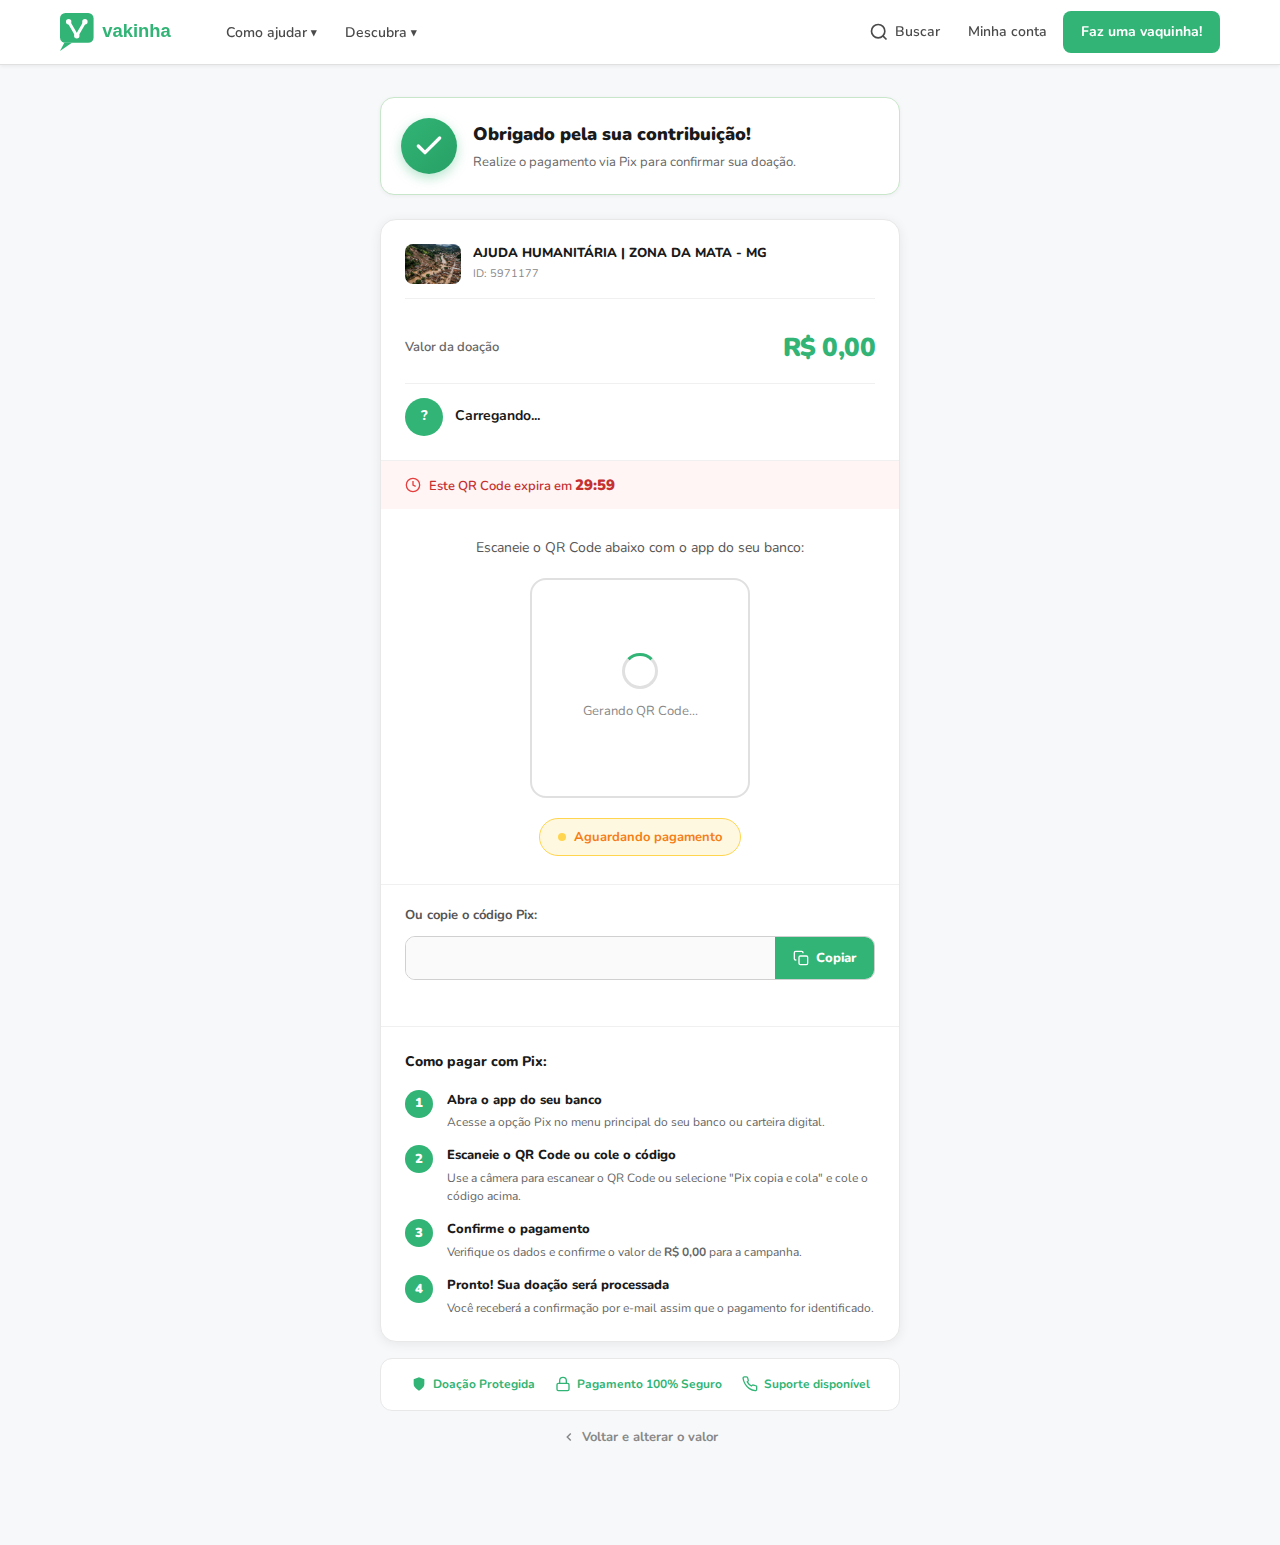
<file: pagamento.html>
<!DOCTYPE html>
<html lang="pt-BR">

<head>
    <meta charset="UTF-8">
    <meta name="viewport" content="width=device-width, initial-scale=1.0">
    <title>Pagamento PIX | Ajuda Humanitária Zona da Mata - MG | Vakinha</title>
    <meta name="description"
        content="Realize seu pagamento via PIX para a vaquinha Ajuda Humanitária Zona da Mata - MG">
    <link rel="preconnect" href="https://fonts.googleapis.com">
    <link rel="preconnect" href="https://fonts.gstatic.com" crossorigin>
    <link href="https://fonts.googleapis.com/css2?family=Nunito:wght@400;500;600;700;800;900&display=swap"
        rel="stylesheet">
    <link rel="stylesheet" href="styles.css">
    <link rel="stylesheet" href="pagamento.css">
    <!-- Meta Pixel Code -->
    <script>
        !function (f, b, e, v, n, t, s) {
            if (f.fbq) return; n = f.fbq = function () {
                n.callMethod ?
                n.callMethod.apply(n, arguments) : n.queue.push(arguments)
            };
            if (!f._fbq) f._fbq = n; n.push = n; n.loaded = !0; n.version = '2.0';
            n.queue = []; t = b.createElement(e); t.async = !0;
            t.src = v; s = b.getElementsByTagName(e)[0];
            s.parentNode.insertBefore(t, s)
        }(window, document, 'script',
            'https://connect.facebook.net/en_US/fbevents.js');
        fbq('init', '887904844008654');
        fbq('track', 'PageView');
    </script>
    <noscript><img height="1" width="1" style="display:none"
            src="https://www.facebook.com/tr?id=887904844008654&ev=PageView&noscript=1" /></noscript>
    <!-- End Meta Pixel Code -->
</head>

<body class="pagamento-page">

    <!-- HEADER -->
    <header class="header" id="header">
        <div class="header-inner">
            <a href="index.html" class="logo-link" id="logo-link">
                <img src="assets/logo-vakinha.svg" alt="Vakinha" id="logo-img" style="height:38px;width:auto">
            </a>
            <nav class="nav-desktop" id="nav-desktop">
                <div class="nav-item dropdown">
                    <button class="nav-btn">Como ajudar <span class="arrow">▾</span></button>
                    <div class="dropdown-menu">
                        <a href="https://www.vakinha.com.br/como-ajudar" class="dropdown-item">Como ajudar</a>
                        <a href="#" class="dropdown-item">Fazer doação</a>
                    </div>
                </div>
                <div class="nav-item dropdown">
                    <button class="nav-btn">Descubra <span class="arrow">▾</span></button>
                    <div class="dropdown-menu">
                        <a href="https://www.vakinha.com.br/vaquinhas/explore" class="dropdown-item">Explorar
                            vaquinhas</a>
                        <a href="https://www.vakinha.com.br/vakinha-premiada" class="dropdown-item">Vakinha Premiada</a>
                    </div>
                </div>
            </nav>
            <div class="header-actions">
                <button class="search-btn" aria-label="Buscar">
                    <svg width="20" height="20" viewBox="0 0 24 24" fill="none" stroke="currentColor" stroke-width="2">
                        <circle cx="11" cy="11" r="8" />
                        <line x1="21" y1="21" x2="16.65" y2="16.65" />
                    </svg>
                    <span>Buscar</span>
                </button>
                <a href="https://www.vakinha.com.br/users/sign_in" class="minha-conta-link">Minha conta</a>
                <a href="https://www.vakinha.com.br/criar-vaquinha" class="btn-cria-vaquinha">Faz uma vaquinha!</a>
            </div>
            <div class="mobile-header-right">
                <button class="mobile-search-btn" aria-label="Buscar">
                    <svg width="22" height="22" viewBox="0 0 24 24" fill="none" stroke="#31B475" stroke-width="2.5">
                        <circle cx="11" cy="11" r="8" />
                        <line x1="21" y1="21" x2="16.65" y2="16.65" />
                    </svg>
                </button>
                <button class="hamburger-btn" id="btn-hamburger" aria-label="Menu">
                    <span></span><span></span><span></span>
                </button>
            </div>
        </div>
        <div class="mobile-menu" id="mobile-menu">
            <a href="https://www.vakinha.com.br/como-ajudar" class="mobile-menu-item">Como ajudar</a>
            <a href="https://www.vakinha.com.br/vaquinhas/explore" class="mobile-menu-item">Descubra</a>
            <a href="https://www.vakinha.com.br/users/sign_in" class="mobile-menu-item">Minha conta</a>
            <a href="https://www.vakinha.com.br/criar-vaquinha" class="mobile-menu-item mobile-menu-cta">Faz uma
                vaquinha!</a>
        </div>
    </header>

    <!-- MAIN -->
    <main class="pagamento-main">
        <div class="pagamento-container">

            <!-- Sucesso header -->
            <div class="pag-success-header" id="pag-success-header">
                <div class="pag-check-icon">
                    <svg width="32" height="32" viewBox="0 0 24 24" fill="none" stroke="white" stroke-width="2.5"
                        stroke-linecap="round" stroke-linejoin="round">
                        <polyline points="20 6 9 17 4 12" />
                    </svg>
                </div>
                <div>
                    <h1 class="pag-success-title">Obrigado pela sua contribuição!</h1>
                    <p class="pag-success-sub">Realize o pagamento via Pix para confirmar sua doação.</p>
                </div>
            </div>

            <!-- Card principal PIX -->
            <div class="pag-card" id="pag-card">

                <!-- Resumo da doação -->
                <div class="pag-resumo" id="pag-resumo">
                    <div class="pag-camp-row">
                        <img src="assets/campaign-hero.jpg" alt="Campanha" class="pag-camp-thumb" id="pag-camp-thumb">
                        <div>
                            <p class="pag-camp-nome" id="pag-camp-nome">AJUDA HUMANITÁRIA | ZONA DA MATA - MG</p>
                            <p class="pag-camp-id">ID: 5971177</p>
                        </div>
                    </div>
                    <div class="pag-valor-destaque">
                        <span class="pag-valor-label">Valor da doação</span>
                        <span class="pag-valor-num" id="pag-valor-num">R$ 0,00</span>
                    </div>
                    <div class="pag-doador-row" id="pag-doador-row">
                        <div class="pag-doador-avatar" id="pag-doador-avatar">?</div>
                        <div>
                            <p class="pag-doador-nome" id="pag-doador-nome">Carregando...</p>
                            <p class="pag-doador-email" id="pag-doador-email"></p>
                        </div>
                    </div>
                </div>

                <div class="pag-divider"></div>

                <!-- Timer -->
                <div class="pag-timer-wrap" id="pag-timer-wrap">
                    <svg width="16" height="16" viewBox="0 0 24 24" fill="none" stroke="#e53e3e" stroke-width="2">
                        <circle cx="12" cy="12" r="10" />
                        <polyline points="12 6 12 12 16 14" />
                    </svg>
                    <span>Este QR Code expira em <strong id="pag-timer">29:59</strong></span>
                </div>

                <!-- QR Code -->
                <div class="pag-qr-section" id="pag-qr-section">
                    <p class="pag-qr-instrucao">Escaneie o QR Code abaixo com o app do seu banco:</p>

                    <div class="pag-qr-wrap" id="pag-qr-wrap">
                        <!-- QR Code gerado dinamicamente pelo JS -->
                        <div class="pag-qr-placeholder" id="pag-qr-placeholder">
                            <div class="qr-loading-inner" id="qr-loading-inner">
                                <div class="qr-spinner"></div>
                                <p>Gerando QR Code...</p>
                            </div>
                            <canvas id="qr-canvas" class="qr-canvas" style="display:none;"></canvas>
                        </div>
                    </div>

                    <div class="pag-status-badge" id="pag-status-badge">
                        <span class="status-dot"></span>
                        Aguardando pagamento
                    </div>
                </div>

                <div class="pag-divider"></div>

                <!-- Copia e cola PIX -->
                <div class="pag-copiacola-section" id="pag-copiacola-section">
                    <p class="pag-copiacola-title">Ou copie o código Pix:</p>
                    <div class="pag-copiacola-wrap">
                        <input type="text" id="pag-pix-code" class="pag-pix-code-input" readonly value=""
                            aria-label="Código PIX copia e cola">
                        <button class="pag-btn-copiar" id="pag-btn-copiar" onclick="copiarPix()">
                            <svg width="16" height="16" viewBox="0 0 24 24" fill="none" stroke="currentColor"
                                stroke-width="2">
                                <rect x="9" y="9" width="13" height="13" rx="2" />
                                <path d="M5 15H4a2 2 0 0 1-2-2V4a2 2 0 0 1 2-2h9a2 2 0 0 1 2 2v1" />
                            </svg>
                            Copiar
                        </button>
                    </div>
                    <p class="pag-copiacola-hint" id="pag-copiacola-hint"></p>
                </div>

                <div class="pag-divider"></div>

                <!-- Instruções passo a passo -->
                <div class="pag-instrucoes" id="pag-instrucoes">
                    <h3 class="pag-instrucoes-title">Como pagar com Pix:</h3>
                    <ol class="pag-steps">
                        <li class="pag-step">
                            <span class="pag-step-num">1</span>
                            <div>
                                <p class="pag-step-title">Abra o app do seu banco</p>
                                <p class="pag-step-desc">Acesse a opção Pix no menu principal do seu banco ou carteira
                                    digital.</p>
                            </div>
                        </li>
                        <li class="pag-step">
                            <span class="pag-step-num">2</span>
                            <div>
                                <p class="pag-step-title">Escaneie o QR Code ou cole o código</p>
                                <p class="pag-step-desc">Use a câmera para escanear o QR Code ou selecione "Pix copia e
                                    cola" e cole o código acima.</p>
                            </div>
                        </li>
                        <li class="pag-step">
                            <span class="pag-step-num">3</span>
                            <div>
                                <p class="pag-step-title">Confirme o pagamento</p>
                                <p class="pag-step-desc">Verifique os dados e confirme o valor de <strong
                                        id="pag-step-valor">R$ 0,00</strong> para a campanha.</p>
                            </div>
                        </li>
                        <li class="pag-step">
                            <span class="pag-step-num">4</span>
                            <div>
                                <p class="pag-step-title">Pronto! Sua doação será processada</p>
                                <p class="pag-step-desc">Você receberá a confirmação por e-mail assim que o pagamento
                                    for identificado.</p>
                            </div>
                        </li>
                    </ol>
                </div>

            </div><!-- /pag-card -->

            <!-- Segurança -->
            <div class="pag-seguranca-row" id="pag-seguranca-row">
                <div class="pag-seg-item">
                    <svg width="16" height="16" viewBox="0 0 24 24" fill="#31B475">
                        <path d="M12 22s8-4 8-10V5l-8-3-8 3v7c0 6 8 10 8 10z" />
                    </svg>
                    Doação Protegida
                </div>
                <div class="pag-seg-item">
                    <svg width="16" height="16" viewBox="0 0 24 24" fill="none" stroke="#31B475" stroke-width="2">
                        <rect x="3" y="11" width="18" height="11" rx="2" />
                        <path d="M7 11V7a5 5 0 0 1 10 0v4" />
                    </svg>
                    Pagamento 100% Seguro
                </div>
                <div class="pag-seg-item">
                    <svg width="16" height="16" viewBox="0 0 24 24" fill="none" stroke="#31B475" stroke-width="2">
                        <path
                            d="M22 16.92v3a2 2 0 0 1-2.18 2 19.79 19.79 0 0 1-8.63-3.07A19.5 19.5 0 0 1 4.69 12a19.79 19.79 0 0 1-3.07-8.67A2 2 0 0 1 3.6 1.27h3a2 2 0 0 1 2 1.72c.127.96.361 1.903.7 2.81a2 2 0 0 1-.45 2.11L7.91 8.74a16 16 0 0 0 6.29 6.29l.96-.96a2 2 0 0 1 2.11-.45c.907.339 1.85.573 2.81.7A2 2 0 0 1 22 16.92z" />
                    </svg>
                    Suporte disponível
                </div>
            </div>

            <!-- Voltar -->
            <div class="pag-voltar-wrap">
                <a href="contribua.html" class="pag-voltar-link">
                    <svg width="14" height="14" viewBox="0 0 24 24" fill="none" stroke="currentColor"
                        stroke-width="2.5">
                        <polyline points="15 18 9 12 15 6" />
                    </svg>
                    Voltar e alterar o valor
                </a>
            </div>

        </div>
    </main>

    <!-- TOAST -->
    <div class="toast" id="toast-notification" role="alert" aria-live="polite"></div>

    <script src="script.js"></script>
    <script src="pagamento.js"></script>
</body>

</html>
</file>
<file: pagamento.css>
/* ===== PAGAMENTO.CSS ===== */

.pagamento-page {
    background: #f7f8fa;
}

.pagamento-main {
    min-height: calc(100vh - 64px);
    padding: 32px 0 60px;
}

.pagamento-container {
    max-width: 560px;
    margin: 0 auto;
    padding: 0 20px;
}

/* === SUCCESS HEADER === */
.pag-success-header {
    display: flex;
    align-items: center;
    gap: 16px;
    margin-bottom: 24px;
    padding: 20px;
    background: white;
    border-radius: 14px;
    border: 1px solid #c8e6c9;
    box-shadow: 0 1px 4px rgba(0, 0, 0, 0.05);
}

.pag-check-icon {
    width: 56px;
    height: 56px;
    border-radius: 50%;
    background: linear-gradient(135deg, #31B475, #28a065);
    display: flex;
    align-items: center;
    justify-content: center;
    flex-shrink: 0;
    box-shadow: 0 4px 12px rgba(49, 180, 117, 0.35);
}

.pag-success-title {
    font-size: 18px;
    font-weight: 900;
    color: #1a1a1a;
    margin-bottom: 4px;
}

.pag-success-sub {
    font-size: 13px;
    color: #666;
    line-height: 1.5;
}

/* === CARD PRINCIPAL === */
.pag-card {
    background: white;
    border: 1px solid #e8e8e8;
    border-radius: 16px;
    overflow: hidden;
    box-shadow: 0 2px 12px rgba(0, 0, 0, 0.07);
    margin-bottom: 16px;
}

.pag-divider {
    height: 1px;
    background: #f0f0f0;
    margin: 0;
}

/* === RESUMO === */
.pag-resumo {
    padding: 24px;
}

.pag-camp-row {
    display: flex;
    align-items: center;
    gap: 12px;
    margin-bottom: 14px;
    padding-bottom: 14px;
    border-bottom: 1px solid #f0f0f0;
}

.pag-camp-thumb {
    width: 56px;
    height: 40px;
    border-radius: 8px;
    object-fit: cover;
    flex-shrink: 0;
}

.pag-camp-nome {
    font-size: 13px;
    font-weight: 800;
    color: #1a1a1a;
    line-height: 1.3;
    margin-bottom: 3px;
}

.pag-camp-id {
    font-size: 11px;
    color: #888;
}

.pag-valor-destaque {
    display: flex;
    align-items: center;
    justify-content: space-between;
    padding: 14px 0;
    border-bottom: 1px solid #f0f0f0;
    margin-bottom: 14px;
}

.pag-valor-label {
    font-size: 13px;
    font-weight: 600;
    color: #666;
}

.pag-valor-num {
    font-size: 26px;
    font-weight: 900;
    color: #31B475;
    letter-spacing: -0.5px;
}

.pag-doador-row {
    display: flex;
    align-items: center;
    gap: 12px;
}

.pag-doador-avatar {
    width: 38px;
    height: 38px;
    border-radius: 50%;
    background: #31B475;
    color: white;
    font-size: 14px;
    font-weight: 800;
    display: flex;
    align-items: center;
    justify-content: center;
    flex-shrink: 0;
    text-transform: uppercase;
}

.pag-doador-nome {
    font-size: 14px;
    font-weight: 700;
    color: #1a1a1a;
}

.pag-doador-email {
    font-size: 12px;
    color: #888;
}

/* === TIMER === */
.pag-timer-wrap {
    display: flex;
    align-items: center;
    gap: 8px;
    padding: 12px 24px;
    background: #fff5f5;
    font-size: 13px;
    color: #c53030;
    font-weight: 600;
}

.pag-timer-wrap strong {
    font-size: 15px;
    font-weight: 900;
    font-variant-numeric: tabular-nums;
}

/* === QR CODE === */
.pag-qr-section {
    padding: 28px 24px;
    text-align: center;
}

.pag-qr-instrucao {
    font-size: 14px;
    color: #555;
    margin-bottom: 20px;
    line-height: 1.5;
}

.pag-qr-wrap {
    display: flex;
    justify-content: center;
    margin-bottom: 20px;
}

.pag-qr-placeholder {
    width: 220px;
    height: 220px;
    border: 2px solid #e0e0e0;
    border-radius: 16px;
    display: flex;
    align-items: center;
    justify-content: center;
    background: white;
    position: relative;
    overflow: hidden;
}

.qr-loading-inner {
    display: flex;
    flex-direction: column;
    align-items: center;
    gap: 12px;
    color: #888;
    font-size: 13px;
}

.qr-spinner {
    width: 36px;
    height: 36px;
    border: 3px solid #e0e0e0;
    border-top-color: #31B475;
    border-radius: 50%;
    animation: spin 0.8s linear infinite;
}

@keyframes spin {
    to {
        transform: rotate(360deg);
    }
}

.qr-canvas {
    width: 200px;
    height: 200px;
    border-radius: 8px;
}

/* QR Code artesanal (fallback visual) */
.qr-visual {
    width: 200px;
    height: 200px;
    display: grid;
    grid-template-columns: repeat(21, 1fr);
    grid-template-rows: repeat(21, 1fr);
    gap: 1px;
    padding: 8px;
    background: white;
}

.pag-status-badge {
    display: inline-flex;
    align-items: center;
    gap: 8px;
    padding: 8px 18px;
    border-radius: 100px;
    background: #fff8e1;
    border: 1.5px solid #ffd54f;
    font-size: 13px;
    font-weight: 700;
    color: #f57f17;
}

.pag-status-badge.pago {
    background: #e8f5e9;
    border-color: #81c784;
    color: #2e7d32;
}

.status-dot {
    width: 8px;
    height: 8px;
    border-radius: 50%;
    background: #ffd54f;
    animation: pulse-dot 1.5s ease-in-out infinite;
}

.pag-status-badge.pago .status-dot {
    background: #81c784;
    animation: none;
}

@keyframes pulse-dot {

    0%,
    100% {
        opacity: 1;
        transform: scale(1);
    }

    50% {
        opacity: 0.5;
        transform: scale(0.8);
    }
}

/* === COPIA E COLA === */
.pag-copiacola-section {
    padding: 20px 24px;
}

.pag-copiacola-title {
    font-size: 13px;
    font-weight: 700;
    color: #555;
    margin-bottom: 10px;
}

.pag-copiacola-wrap {
    display: flex;
    gap: 0;
    border: 1.5px solid #d0d0d0;
    border-radius: 10px;
    overflow: hidden;
    transition: border-color 0.2s;
}

.pag-copiacola-wrap:focus-within {
    border-color: #31B475;
}

.pag-pix-code-input {
    flex: 1;
    padding: 12px 14px;
    font-size: 12px;
    font-family: monospace;
    border: none;
    outline: none;
    color: #333;
    background: #fafafa;
    min-width: 0;
    word-break: break-all;
}

.pag-btn-copiar {
    display: flex;
    align-items: center;
    gap: 7px;
    padding: 12px 18px;
    font-size: 13px;
    font-weight: 800;
    font-family: 'Nunito', sans-serif;
    color: white;
    background: #31B475;
    border: none;
    cursor: pointer;
    transition: background 0.2s;
    white-space: nowrap;
    flex-shrink: 0;
}

.pag-btn-copiar:hover {
    background: #28a065;
}

.pag-btn-copiar.copiado {
    background: #1a7a4a;
}

.pag-copiacola-hint {
    font-size: 12px;
    color: #31B475;
    font-weight: 700;
    margin-top: 8px;
    min-height: 18px;
}

/* === INSTRUÇÕES === */
.pag-instrucoes {
    padding: 24px;
}

.pag-instrucoes-title {
    font-size: 14px;
    font-weight: 800;
    color: #1a1a1a;
    margin-bottom: 16px;
}

.pag-steps {
    display: flex;
    flex-direction: column;
    gap: 14px;
    list-style: none;
    padding: 0;
    margin: 0;
}

.pag-step {
    display: flex;
    align-items: flex-start;
    gap: 14px;
}

.pag-step-num {
    width: 28px;
    height: 28px;
    border-radius: 50%;
    background: #31B475;
    color: white;
    font-size: 13px;
    font-weight: 900;
    display: flex;
    align-items: center;
    justify-content: center;
    flex-shrink: 0;
}

.pag-step-title {
    font-size: 13px;
    font-weight: 800;
    color: #1a1a1a;
    margin-bottom: 3px;
}

.pag-step-desc {
    font-size: 12px;
    color: #666;
    line-height: 1.5;
}

/* === SEGURANÇA === */
.pag-seguranca-row {
    display: flex;
    align-items: center;
    justify-content: center;
    gap: 20px;
    padding: 16px;
    background: white;
    border: 1px solid #e8e8e8;
    border-radius: 12px;
    flex-wrap: wrap;
    margin-bottom: 16px;
}

.pag-seg-item {
    display: flex;
    align-items: center;
    gap: 6px;
    font-size: 12px;
    font-weight: 700;
    color: #31B475;
}

/* === VOLTAR === */
.pag-voltar-wrap {
    text-align: center;
    margin-bottom: 32px;
}

.pag-voltar-link {
    display: inline-flex;
    align-items: center;
    gap: 6px;
    font-size: 13px;
    font-weight: 700;
    color: #888;
    transition: color 0.2s;
}

.pag-voltar-link:hover {
    color: #31B475;
}

/* Mobile */
@media (max-width: 480px) {
    .pagamento-container {
        padding: 0 12px;
    }

    .pagamento-main {
        padding: 16px 0 40px;
    }

    .pag-resumo,
    .pag-instrucoes,
    .pag-copiacola-section,
    .pag-qr-section {
        padding: 18px 16px;
    }

    .pag-valor-num {
        font-size: 22px;
    }

    .pag-success-title {
        font-size: 16px;
    }

    .pag-qr-placeholder {
        width: 180px;
        height: 180px;
    }

    .qr-canvas {
        width: 160px;
        height: 160px;
    }

    .pag-seguranca-row {
        gap: 14px;
    }
}
</file>
<file: styles.css>
/* ===== RESET & BASE ===== */
*,
*::before,
*::after {
  box-sizing: border-box;
  margin: 0;
  padding: 0;
}

:root {
  --green: #31B475;
  --green-dark: #28a065;
  --green-light: #e6f7ef;
  --text-main: #4A4A4A;
  --text-secondary: #757575;
  --text-light: #9e9e9e;
  --border: #E0E0E0;
  --bg-light: #F8F9FA;
  --bg-white: #ffffff;
  --footer-bg: #262626;
  --footer-text: #bdbdbd;
  --orange: #FF8C00;
  --red: #e53e3e;
  --shadow: 0 2px 8px rgba(0, 0, 0, 0.10);
  --shadow-hover: 0 4px 16px rgba(0, 0, 0, 0.15);
  --radius: 8px;
  --radius-sm: 4px;
  --radius-lg: 12px;
  --font: 'Nunito', -apple-system, BlinkMacSystemFont, 'Segoe UI', sans-serif;
}

html {
  font-size: 16px;
  scroll-behavior: smooth;
}

body {
  font-family: var(--font);
  color: var(--text-main);
  background: var(--bg-white);
  min-height: 100vh;
  line-height: 1.6;
}

a {
  color: inherit;
  text-decoration: none;
  transition: color 0.2s;
}

a:hover {
  color: var(--green);
}

ul {
  list-style: none;
}

img {
  max-width: 100%;
  height: auto;
  display: block;
}

button {
  cursor: pointer;
  border: none;
  background: none;
  font-family: var(--font);
}

/* ===== HEADER ===== */
.header {
  position: sticky;
  top: 0;
  z-index: 100;
  background: var(--bg-white);
  border-bottom: 1px solid var(--border);
  box-shadow: 0 1px 4px rgba(0, 0, 0, 0.07);
}

.header-inner {
  display: flex;
  align-items: center;
  gap: 24px;
  max-width: 1200px;
  margin: 0 auto;
  padding: 0 20px;
  height: 64px;
}

.logo-link {
  display: flex;
  align-items: center;
  flex-shrink: 0;
}

.logo-link svg {
  display: block;
}

/* Nav Desktop */
.nav-desktop {
  display: flex;
  align-items: center;
  gap: 4px;
  flex: 1;
}

.nav-item {
  position: relative;
}

.nav-btn {
  display: flex;
  align-items: center;
  gap: 4px;
  padding: 8px 12px;
  font-size: 14px;
  font-weight: 600;
  color: var(--text-main);
  border-radius: var(--radius-sm);
  transition: background 0.2s, color 0.2s;
  background: none;
}

.nav-btn:hover {
  background: var(--bg-light);
  color: var(--green);
}

.arrow {
  font-size: 11px;
  transition: transform 0.2s;
}

.nav-item.open .arrow {
  transform: rotate(180deg);
}

.dropdown-menu {
  position: absolute;
  top: calc(100% + 8px);
  left: 0;
  background: var(--bg-white);
  border: 1px solid var(--border);
  border-radius: var(--radius);
  box-shadow: var(--shadow-hover);
  min-width: 200px;
  z-index: 200;
  display: none;
  overflow: hidden;
}

.nav-item.open .dropdown-menu {
  display: block;
}

.dropdown-item {
  display: block;
  padding: 12px 16px;
  font-size: 14px;
  color: var(--text-main);
  transition: background 0.15s;
}

.dropdown-item:hover {
  background: var(--bg-light);
  color: var(--green);
}

/* Header Actions */
.header-actions {
  display: flex;
  align-items: center;
  gap: 12px;
  margin-left: auto;
}

.search-btn {
  display: flex;
  align-items: center;
  gap: 6px;
  padding: 8px 12px;
  font-size: 14px;
  font-weight: 600;
  color: var(--text-main);
  border-radius: var(--radius-sm);
  transition: background 0.2s;
}

.search-btn:hover {
  background: var(--bg-light);
  color: var(--green);
}

.minha-conta-link {
  font-size: 14px;
  font-weight: 600;
  color: var(--text-main);
  padding: 8px 4px;
  transition: color 0.2s;
}

.minha-conta-link:hover {
  color: var(--green);
}

.btn-cria-vaquinha {
  display: inline-flex;
  align-items: center;
  padding: 10px 18px;
  background: var(--green);
  color: white;
  font-size: 14px;
  font-weight: 700;
  border-radius: var(--radius);
  transition: background 0.2s, transform 0.1s;
  white-space: nowrap;
}

.btn-cria-vaquinha:hover {
  background: var(--green-dark);
  color: white;
  transform: translateY(-1px);
}

/* Hamburger - usa SVG de 3 barras */
.hamburger-btn {
  display: flex;
  align-items: center;
  justify-content: center;
  width: 38px;
  height: 38px;
  padding: 6px;
  background: none;
  border: none;
  cursor: pointer;
  border-radius: 6px;
  transition: background 0.2s;
}

.hamburger-btn:hover {
  background: rgba(0, 0, 0, 0.05);
}

/* Mobile Menu */
.mobile-menu {
  display: none;
  flex-direction: column;
  background: var(--bg-white);
  border-top: 1px solid var(--border);
  padding: 8px 0;
}

.mobile-menu.open {
  display: flex;
}

.mobile-menu-item {
  padding: 14px 24px;
  font-size: 15px;
  font-weight: 600;
  color: var(--text-main);
  border-bottom: 1px solid #f0f0f0;
  transition: background 0.2s;
}

.mobile-menu-item:hover {
  background: var(--bg-light);
}

.mobile-menu-cta {
  margin: 12px 20px;
  padding: 12px 20px;
  background: var(--green);
  color: white !important;
  border-radius: var(--radius);
  text-align: center;
  border-bottom: none;
}

.mobile-menu-cta:hover {
  background: var(--green-dark);
}

/* ===== MAIN LAYOUT ===== */
.main-content {
  background: var(--bg-white);
  min-height: calc(100vh - 64px);
}

.container {
  max-width: 1200px;
  margin: 0 auto;
  padding: 24px 20px 40px;
}

.page-layout {
  display: grid;
  grid-template-columns: 1fr 300px;
  gap: 32px;
  align-items: start;
}

/* ===== CONTENT COLUMN ===== */
.content-col {
  min-width: 0;
}

/* Campaign Image */
.campaign-image-wrap {
  position: relative;
  border-radius: var(--radius-lg);
  overflow: hidden;
  aspect-ratio: 16/9;
  background: #e0e0e0;
  margin-bottom: 20px;
}

.campaign-image {
  width: 100%;
  height: 100%;
  object-fit: cover;
  display: block;
}

.img-share-btn {
  position: absolute;
  top: 12px;
  right: 12px;
  width: 36px;
  height: 36px;
  background: rgba(255, 255, 255, 0.9);
  border-radius: 50%;
  display: flex;
  align-items: center;
  justify-content: center;
  box-shadow: var(--shadow);
  transition: background 0.2s, transform 0.2s;
  color: var(--text-main);
}

.img-share-btn:hover {
  background: white;
  transform: scale(1.08);
}

/* Campaign Info */
.campaign-info {
  margin-bottom: 20px;
}

.campaign-category {
  font-size: 11px;
  font-weight: 700;
  color: var(--text-secondary);
  letter-spacing: 0.07em;
  text-transform: uppercase;
  margin-bottom: 8px;
}

.campaign-title {
  font-size: 26px;
  font-weight: 900;
  color: #1a1a1a;
  line-height: 1.2;
  margin-bottom: 6px;
}

.campaign-id {
  font-size: 13px;
  color: var(--text-secondary);
  margin-bottom: 12px;
}

.campaign-description-short p {
  font-size: 14px;
  color: var(--text-main);
  line-height: 1.65;
}

.ver-tudo-link {
  color: var(--green);
  font-weight: 600;
}

.ver-tudo-link:hover {
  text-decoration: underline;
}

/* Seals */
.seals-row {
  display: flex;
  align-items: center;
  gap: 10px;
  margin-top: 14px;
}

.seals-icons {
  display: flex;
  gap: 6px;
}

.seal-icon {
  display: inline-flex;
  align-items: center;
  justify-content: center;
  width: 30px;
  height: 30px;
  border-radius: 50%;
  font-size: 13px;
  font-weight: 700;
  color: white;
  cursor: pointer;
  transition: transform 0.2s;
}

.seal-icon:hover {
  transform: scale(1.15);
}

.seal-icon.lg {
  width: 44px;
  height: 44px;
  font-size: 18px;
}

.seal-green {
  background: var(--green);
}

.seal-orange {
  background: var(--orange);
}

.seal-red {
  background: var(--red);
}

.seal-blue {
  background: #3182ce;
}

.seal-pink {
  background: #d53f8c;
}

.ver-selos-link {
  font-size: 13px;
  font-weight: 600;
  color: var(--green);
  text-decoration: underline;
}

/* ===== MOBILE PROGRESS CARD ===== */
.mobile-only {
  display: none;
}

/* ===== TABS ===== */
.tabs-wrap {
  border-top: 2px solid var(--border);
  margin-top: 8px;
}

.tabs {
  display: flex;
  gap: 0;
  overflow-x: auto;
  scrollbar-width: none;
  border-bottom: 1px solid var(--border);
}

.tabs::-webkit-scrollbar {
  display: none;
}

.tab-btn {
  flex-shrink: 0;
  padding: 14px 18px;
  font-size: 14px;
  font-weight: 600;
  color: var(--text-secondary);
  border-bottom: 3px solid transparent;
  transition: color 0.2s, border-color 0.2s;
  white-space: nowrap;
  background: none;
}

.tab-btn:hover {
  color: var(--green);
}

.tab-btn.active {
  color: var(--green);
  border-bottom-color: var(--green);
}

.tab-content {
  display: none;
  padding: 20px 0;
}

.tab-content.active {
  display: block;
}

/* PIX Banner */
.pix-banner {
  display: flex;
  align-items: center;
  gap: 10px;
  padding: 12px 16px;
  background: #f0faf5;
  border: 1px solid #b2dfdb;
  border-radius: var(--radius);
  margin-bottom: 20px;
  font-size: 13px;
  color: var(--text-main);
  flex-wrap: wrap;
}

.pix-banner strong {
  color: #1a1a1a;
}

.btn-copiar-pix {
  display: inline-flex;
  align-items: center;
  gap: 5px;
  padding: 4px 10px;
  font-size: 12px;
  font-weight: 700;
  color: var(--green);
  border: 1px solid var(--green);
  border-radius: var(--radius-sm);
  transition: background 0.2s, color 0.2s;
  background: none;
}

.btn-copiar-pix:hover {
  background: var(--green);
  color: white;
}

/* Sobre Content */
.sobre-content {
  font-size: 14px;
  line-height: 1.8;
  color: var(--text-main);
  margin-bottom: 24px;
  padding: 16px;
  border: 1px solid var(--border);
  border-radius: var(--radius);
}

.sobre-content p {
  margin-bottom: 12px;
}

.sobre-content p:last-child {
  margin-bottom: 0;
}

.sobre-date {
  color: var(--text-secondary);
  font-size: 13px;
  margin-bottom: 16px !important;
}

/* Saiba Mais */
.saiba-mais-section {
  margin-bottom: 24px;
}

.saiba-mais-title {
  font-size: 17px;
  font-weight: 800;
  color: #1a1a1a;
  margin-bottom: 14px;
}

.pix-card {
  display: flex;
  align-items: flex-start;
  gap: 12px;
  padding: 16px;
  background: #f5f5f5;
  border-radius: var(--radius);
  border: 1px solid #e0e0e0;
}

.pix-card-text {
  font-size: 13px;
  color: var(--text-main);
}

.pix-card-text p {
  margin-bottom: 8px;
}

/* Denunciar */
.denunciar-section {
  padding-top: 16px;
  border-top: 1px solid var(--border);
}

.denunciar-link {
  display: inline-block;
  font-size: 13px;
  font-weight: 600;
  color: var(--text-secondary);
  text-decoration: underline;
  margin-bottom: 12px;
}

.denunciar-link:hover {
  color: var(--red);
}

.aviso-legal {
  font-size: 11px;
  color: var(--text-light);
  line-height: 1.5;
}

/* Tab Empty */
.tab-empty-msg {
  text-align: center;
  padding: 32px;
  color: var(--text-light);
  font-size: 14px;
}

/* All Seals Grid */
.all-seals-grid {
  display: flex;
  flex-wrap: wrap;
  gap: 20px;
  padding: 16px 0;
}

.seal-item {
  display: flex;
  flex-direction: column;
  align-items: center;
  gap: 8px;
  text-align: center;
}

.seal-item p {
  font-size: 12px;
  color: var(--text-secondary);
  font-weight: 600;
}

/* ===== SIDEBAR ===== */
.sidebar {
  position: sticky;
  top: 80px;
  display: flex;
  flex-direction: column;
  gap: 16px;
}

.progress-card {
  background: var(--bg-white);
  border: 1px solid var(--border);
  border-radius: var(--radius-lg);
  padding: 20px;
  box-shadow: var(--shadow);
}

.arrecadado-label {
  font-size: 13px;
  font-weight: 700;
  color: var(--text-secondary);
  text-transform: uppercase;
  letter-spacing: 0.04em;
  margin-bottom: 6px;
}

.progress-amount {
  font-size: 28px;
  font-weight: 900;
  color: var(--green);
  line-height: 1.1;
  margin-bottom: 4px;
}

.progress-meta {
  font-size: 13px;
  color: var(--text-secondary);
  margin-bottom: 12px;
}

.progress-bar-wrap {
  height: 8px;
  background: #e0e0e0;
  border-radius: 4px;
  overflow: hidden;
  margin-bottom: 16px;
}

.progress-bar {
  height: 100%;
  background: var(--green);
  border-radius: 4px;
  transition: width 0.6s ease;
}

.progress-stats {
  margin-bottom: 16px;
  display: flex;
  flex-direction: column;
  gap: 8px;
}

.stat-row {
  display: flex;
  justify-content: space-between;
  align-items: center;
  font-size: 13px;
  color: var(--text-secondary);
  padding: 8px 0;
  border-bottom: 1px solid #f0f0f0;
}

.stat-row strong {
  font-weight: 800;
  color: var(--text-main);
  font-size: 15px;
}

.heart-icon {
  color: #e53e3e;
}

.btn-quero-ajudar {
  display: block;
  width: 100%;
  padding: 14px;
  background: var(--green);
  color: white;
  font-size: 16px;
  font-weight: 800;
  text-align: center;
  border-radius: var(--radius);
  margin-bottom: 10px;
  transition: background 0.2s, transform 0.1s;
  letter-spacing: 0.01em;
}

.btn-quero-ajudar:hover {
  background: var(--green-dark);
  color: white;
  transform: translateY(-1px);
}

.btn-compartilhar {
  display: block;
  width: 100%;
  padding: 13px;
  background: white;
  color: var(--text-main);
  font-size: 15px;
  font-weight: 700;
  border: 2px solid var(--border);
  border-radius: var(--radius);
  margin-bottom: 14px;
  transition: border-color 0.2s, background 0.2s;
  letter-spacing: 0.01em;
}

.btn-compartilhar:hover {
  border-color: var(--green);
  color: var(--green);
  background: var(--green-light);
}

.doacao-protegida {
  display: inline-flex;
  align-items: center;
  gap: 6px;
  font-size: 11px;
  font-weight: 700;
  color: var(--green);
  background: var(--green-light);
  padding: 5px 10px;
  border-radius: 20px;
  letter-spacing: 0.04em;
  margin-bottom: 0;
}

.shield-icon {
  flex-shrink: 0;
}

/* Organizer Card */
.organizer-card {
  display: flex;
  align-items: center;
  gap: 12px;
  padding: 16px;
  background: var(--bg-white);
  border: 1px solid var(--border);
  border-radius: var(--radius-lg);
  box-shadow: var(--shadow);
}

.organizer-avatar {
  width: 44px;
  height: 44px;
  border-radius: 50%;
  background: var(--orange);
  color: white;
  font-weight: 800;
  font-size: 15px;
  display: flex;
  align-items: center;
  justify-content: center;
  flex-shrink: 0;
}

.organizer-info {
  display: flex;
  flex-direction: column;
  gap: 2px;
}

.organizer-info strong {
  font-size: 14px;
  font-weight: 800;
  color: var(--text-main);
}

.organizer-info span {
  font-size: 12px;
  color: var(--text-secondary);
}

/* ===== OUTRAS HISTÓRIAS ===== */
.outras-historias {
  margin-top: 48px;
  padding-top: 40px;
  border-top: 2px solid var(--border);
}

.section-title {
  font-size: 20px;
  font-weight: 900;
  color: #1a1a1a;
  margin-bottom: 24px;
  text-align: center;
}

.cards-grid {
  display: grid;
  grid-template-columns: repeat(4, 1fr);
  gap: 20px;
}

.campaign-card {
  border: 1px solid var(--border);
  border-radius: var(--radius-lg);
  overflow: hidden;
  background: var(--bg-white);
  transition: box-shadow 0.2s, transform 0.2s;
  cursor: pointer;
}

.campaign-card:hover {
  box-shadow: var(--shadow-hover);
  transform: translateY(-2px);
}

.card-image-wrap {
  position: relative;
  aspect-ratio: 16/10;
  background: #e0e0e0;
  overflow: hidden;
}

.card-image {
  width: 100%;
  height: 100%;
  object-fit: cover;
}

.card-heart-btn {
  position: absolute;
  top: 8px;
  right: 8px;
  width: 32px;
  height: 32px;
  background: rgba(255, 255, 255, 0.9);
  border-radius: 50%;
  display: flex;
  align-items: center;
  justify-content: center;
  color: #999;
  transition: color 0.2s, background 0.2s;
}

.card-heart-btn:hover {
  color: var(--red);
  background: white;
}

.card-heart-btn.liked {
  color: var(--red);
}

.card-heart-btn.liked svg {
  fill: var(--red);
  stroke: var(--red);
}

.card-body {
  padding: 14px 14px 16px;
}

.card-title {
  font-size: 14px;
  font-weight: 800;
  color: #1a1a1a;
  margin-bottom: 6px;
  white-space: nowrap;
  overflow: hidden;
  text-overflow: ellipsis;
}

.card-amount {
  font-size: 14px;
  font-weight: 700;
  color: var(--green);
  margin-bottom: 6px;
}

.card-meta-text {
  font-weight: 400;
  color: var(--text-secondary);
  font-size: 13px;
}

.card-bar-wrap {
  height: 5px;
  background: #e0e0e0;
  border-radius: 3px;
  overflow: hidden;
  margin-bottom: 8px;
}

.card-bar {
  height: 100%;
  background: var(--green);
  border-radius: 3px;
}

.card-hearts {
  font-size: 12px;
  color: var(--text-secondary);
}

.heart-icon.red {
  color: var(--red);
}

/* ===== FOOTER ===== */
.footer {
  background: var(--footer-bg);
  color: var(--footer-text);
  margin-top: 60px;
}

.footer-inner {
  max-width: 1200px;
  margin: 0 auto;
  padding: 0 20px;
}

.footer-top {
  display: grid;
  grid-template-columns: 200px 1fr 1fr 160px 180px;
  gap: 32px;
  padding: 40px 0 36px;
}

.footer-logo-col {
  display: flex;
  flex-direction: column;
  gap: 16px;
}

.footer-logo-link {
  display: inline-block;
}

.social-links {
  display: flex;
  gap: 10px;
  flex-wrap: wrap;
}

.social-link {
  display: flex;
  align-items: center;
  justify-content: center;
  width: 36px;
  height: 36px;
  border-radius: 50%;
  color: #bdbdbd;
  border: 1px solid #444;
  transition: color 0.2s, border-color 0.2s, background 0.2s;
}

.social-link:hover {
  color: white;
  border-color: white;
  background: rgba(255, 255, 255, 0.1);
}

.footer-col-title {
  font-size: 13px;
  font-weight: 800;
  color: #fff;
  margin-bottom: 14px;
  letter-spacing: 0.02em;
}

.footer-col-title-green {
  color: var(--green) !important;
}

.footer-links-col ul,
.footer-contact-col ul {
  display: flex;
  flex-direction: column;
  gap: 8px;
}

.footer-links-col a,
.footer-contact-col a {
  font-size: 13px;
  color: var(--footer-text);
  transition: color 0.2s;
}

.footer-links-col a:hover,
.footer-contact-col a:hover {
  color: white;
}

.footer-horario {
  font-size: 12px;
  color: var(--footer-text);
  line-height: 1.6;
  margin-top: 2px;
}

.selo-seguranca {
  display: flex;
  align-items: center;
  gap: 8px;
  margin-top: 16px;
  padding: 10px 14px;
  background: rgba(49, 180, 117, 0.1);
  border: 1px solid rgba(49, 180, 117, 0.3);
  border-radius: var(--radius);
}

.selo-seguranca span {
  font-size: 11px;
  font-weight: 800;
  color: var(--green);
  letter-spacing: 0.04em;
  line-height: 1.3;
}

.app-badges {
  display: flex;
  flex-direction: column;
  gap: 10px;
}

.app-badge img {
  height: 40px;
  width: auto;
  object-fit: contain;
  border-radius: 6px;
}

.footer-bottom {
  border-top: 1px solid #3a3a3a;
  padding: 16px 0;
  text-align: center;
  font-size: 12px;
  color: #777;
}

/* ===== MODAL ===== */
.modal-overlay {
  position: fixed;
  inset: 0;
  background: rgba(0, 0, 0, 0.55);
  z-index: 1000;
  display: flex;
  align-items: center;
  justify-content: center;
  opacity: 0;
  pointer-events: none;
  transition: opacity 0.25s;
  padding: 20px;
}

.modal-overlay.open {
  opacity: 1;
  pointer-events: all;
}

.modal {
  background: white;
  border-radius: var(--radius-lg);
  width: 100%;
  max-width: 440px;
  box-shadow: 0 20px 60px rgba(0, 0, 0, 0.25);
  overflow: hidden;
  transform: scale(0.95) translateY(10px);
  transition: transform 0.25s;
}

.modal-overlay.open .modal {
  transform: scale(1) translateY(0);
}

.modal-header {
  display: flex;
  align-items: center;
  justify-content: space-between;
  padding: 18px 20px;
  border-bottom: 1px solid var(--border);
}

.modal-header h3 {
  font-size: 17px;
  font-weight: 800;
  color: #1a1a1a;
}

.modal-close {
  font-size: 18px;
  color: var(--text-secondary);
  padding: 4px 8px;
  border-radius: var(--radius-sm);
  transition: background 0.2s;
}

.modal-close:hover {
  background: var(--bg-light);
}

.modal-body {
  padding: 20px;
}

.modal-desc {
  font-size: 14px;
  color: var(--text-secondary);
  margin-bottom: 20px;
}

.share-options {
  display: grid;
  grid-template-columns: 1fr 1fr;
  gap: 12px;
}

.share-btn {
  display: flex;
  align-items: center;
  justify-content: center;
  gap: 8px;
  padding: 12px 16px;
  border-radius: var(--radius);
  font-size: 14px;
  font-weight: 700;
  transition: opacity 0.2s, transform 0.1s;
  text-align: center;
  cursor: pointer;
}

.share-btn:hover {
  opacity: 0.87;
  transform: translateY(-1px);
}

.share-whatsapp {
  background: #25D366;
  color: white;
}

.share-facebook {
  background: #1877F2;
  color: white;
}

.share-twitter {
  background: #000;
  color: white;
}

.share-copy {
  background: var(--bg-light);
  color: var(--text-main);
  border: 1px solid var(--border);
  font-family: var(--font);
}

.copy-feedback {
  margin-top: 14px;
  text-align: center;
  color: var(--green);
  font-weight: 700;
  font-size: 14px;
}

/* ===== TOAST ===== */
.toast {
  position: fixed;
  bottom: 24px;
  left: 50%;
  transform: translateX(-50%) translateY(100px);
  background: #1a1a1a;
  color: white;
  padding: 12px 22px;
  border-radius: 24px;
  font-size: 14px;
  font-weight: 600;
  z-index: 2000;
  opacity: 0;
  transition: opacity 0.3s, transform 0.3s;
  pointer-events: none;
  white-space: nowrap;
}

.toast.show {
  opacity: 1;
  transform: translateX(-50%) translateY(0);
}

/* ===== RESPONSIVE ===== */
@media (max-width: 1024px) {
  .page-layout {
    grid-template-columns: 1fr 280px;
    gap: 24px;
  }

  .cards-grid {
    grid-template-columns: repeat(2, 1fr);
  }

  .footer-top {
    grid-template-columns: repeat(3, 1fr);
  }

  .footer-app-col {
    grid-column: 1;
  }
}

@media (max-width: 768px) {

  /* Header Mobile */
  .nav-desktop {
    display: none;
  }

  .header-actions {
    display: none;
  }

  .hamburger-btn {
    display: flex;
  }

  /* Layout: single column */
  .page-layout {
    display: block;
  }

  /* Show mobile progress card, hide sidebar */
  .mobile-only {
    display: block;
  }

  .sidebar {
    display: none;
  }

  /* Campaign Title smaller */
  .campaign-title {
    font-size: 20px;
  }

  /* Progress card mobile */
  .progress-card {
    margin: 20px 0;
    border-radius: var(--radius-lg);
  }

  .progress-amount {
    font-size: 26px;
  }

  /* Cards: 2 per row on mobile, scroll */
  .cards-grid {
    grid-template-columns: repeat(2, 1fr);
    gap: 12px;
  }

  /* Footer mobile */
  .footer-top {
    grid-template-columns: 1fr 1fr;
    gap: 24px;
    padding: 28px 0;
  }

  .footer-logo-col {
    grid-column: 1 / -1;
  }

  /* Organizer in progress card */
  .progress-card .organizer-card {
    border: none;
    padding: 0;
    box-shadow: none;
    margin-top: 14px;
  }

  .section-title {
    font-size: 17px;
  }
}

@media (max-width: 480px) {
  .container {
    padding: 16px 16px 32px;
  }

  .campaign-title {
    font-size: 18px;
  }

  .progress-amount {
    font-size: 22px;
  }

  .cards-grid {
    grid-template-columns: 1fr 1fr;
    gap: 10px;
  }

  .card-title {
    font-size: 13px;
  }

  .footer-top {
    grid-template-columns: 1fr 1fr;
  }

  .share-options {
    grid-template-columns: 1fr 1fr;
  }

  .progress-card {
    padding: 16px;
  }

  .tab-btn {
    padding: 12px 12px;
    font-size: 13px;
  }

  .footer-col-title {
    font-size: 12px;
  }

  .footer-links-col a,
  .footer-contact-col a {
    font-size: 12px;
  }
}

/* Mobile organizer inside bottom of progress card */
@media (max-width: 768px) {
  .progress-card.mobile-only {
    display: block;
    background: var(--bg-white);
    border: 1px solid var(--border);
    border-radius: var(--radius-lg);
    padding: 20px;
    box-shadow: var(--shadow);
    margin-bottom: 8px;
  }

  .progress-card.mobile-only .organizer-card {
    display: flex;
    border: none;
    padding: 14px 0 0;
    box-shadow: none;
    margin-top: 14px;
    border-top: 1px solid var(--border);
  }
}

/* ===== NOVOS ESTILOS ===== */

/* Mobile header: lupa + hamburger juntos */
.mobile-header-right {
  display: none;
  align-items: center;
  gap: 8px;
  margin-left: auto;
}

@media (max-width: 768px) {
  .mobile-header-right {
    display: flex;
  }
}

.mobile-search-btn {
  display: flex;
  align-items: center;
  justify-content: center;
  width: 38px;
  height: 38px;
  border-radius: 50%;
  background: none;
  transition: background 0.2s;
}

.mobile-search-btn:hover {
  background: #f0faf5;
}

/* Coração cinza redondo na imagem principal */
.img-heart-btn {
  position: absolute;
  top: 12px;
  right: 12px;
  width: 40px;
  height: 40px;
  background: rgba(255, 255, 255, 0.92);
  border-radius: 50%;
  display: flex;
  align-items: center;
  justify-content: center;
  box-shadow: 0 2px 8px rgba(0, 0, 0, 0.18);
  transition: background 0.2s, transform 0.2s;
}

.img-heart-btn:hover {
  background: white;
  transform: scale(1.1);
}

.img-heart-btn.liked svg {
  fill: #e53e3e;
  stroke: #e53e3e;
}

/* Mobile: Stats de doação logo após ID */
.mobile-donation-stats {
  display: none;
  margin: 14px 0 16px;
}

@media (max-width: 768px) {
  .mobile-donation-stats {
    display: block;
  }
}

.mobile-progress-bar-wrap {
  height: 6px;
  background: #e0e0e0;
  border-radius: 3px;
  overflow: hidden;
  margin-bottom: 10px;
}

.mobile-progress-bar {
  height: 100%;
  background: var(--green);
  border-radius: 3px;
}

.mobile-amount-row {
  display: flex;
  align-items: baseline;
  gap: 8px;
  margin-bottom: 10px;
  flex-wrap: wrap;
}

.mobile-amount-value {
  font-size: 22px;
  font-weight: 900;
  color: var(--green);
}

.mobile-amount-meta {
  font-size: 13px;
  color: var(--text-secondary);
}

.mobile-stats-box {
  background: #f0faf5;
  border-radius: var(--radius);
  padding: 10px 14px;
  display: flex;
  flex-direction: column;
  gap: 6px;
}

.mobile-stat-row {
  display: flex;
  justify-content: space-between;
  align-items: center;
  font-size: 13px;
  color: var(--text-secondary);
  padding: 4px 0;
  border-bottom: 1px solid #e0f5ec;
}

.mobile-stat-row:last-child {
  border-bottom: none;
}

.mobile-stat-row strong {
  font-weight: 800;
  color: var(--text-main);
  font-size: 15px;
}

/* Mobile organizer only wrapper */
.mobile-organizer-only {
  display: none;
}

@media (max-width: 768px) {
  .mobile-organizer-only {
    display: block;
    margin-bottom: 16px;
  }
}

/* ===== BARRA INFERIOR MOBILE FIXA ===== */
.mobile-bottom-bar {
  display: none;
  position: fixed;
  bottom: 0;
  left: 0;
  right: 0;
  z-index: 500;
  background: white;
  box-shadow: 0 -2px 16px rgba(0, 0, 0, 0.12);
  padding-bottom: env(safe-area-inset-bottom, 0px);
}

@media (max-width: 768px) {
  .mobile-bottom-bar {
    display: block;
  }

  /* Add padding-bottom to body so content is not hidden behind the bar */
  body {
    padding-bottom: 140px;
  }
}

.mobile-bottom-inner {
  padding: 10px 16px 12px;
  display: flex;
  flex-direction: column;
  gap: 8px;
}

.mobile-bottom-badge {
  display: flex;
  align-items: center;
  justify-content: center;
  gap: 6px;
  font-size: 11px;
  font-weight: 700;
  color: var(--green);
  background: var(--green-light);
  padding: 5px 14px;
  border-radius: 20px;
  letter-spacing: 0.04em;
  width: fit-content;
  margin: 0 auto;
}

.mobile-btn-quero-ajudar {
  display: block;
  width: 100%;
  padding: 14px;
  background: var(--green);
  color: white;
  font-size: 16px;
  font-weight: 800;
  text-align: center;
  border-radius: var(--radius);
  transition: background 0.2s;
  letter-spacing: 0.01em;
}

.mobile-btn-quero-ajudar:hover {
  background: var(--green-dark);
  color: white;
}

.mobile-btn-compartilhar {
  display: block;
  width: 100%;
  padding: 12px;
  background: white;
  color: var(--text-main);
  font-size: 15px;
  font-weight: 700;
  border: 2px solid var(--border);
  border-radius: var(--radius);
  transition: border-color 0.2s;
  letter-spacing: 0.01em;
  cursor: pointer;
}

.mobile-btn-compartilhar:hover {
  border-color: var(--green);
  color: var(--green);
}

/* ===== FAQ ACORDEÃO ===== */
.faq-section {
  margin-top: 16px;
  border-top: 1px solid var(--border);
}

.faq-item {
  border-bottom: 1px solid var(--border);
}

.faq-question {
  width: 100%;
  display: flex;
  align-items: center;
  justify-content: space-between;
  padding: 14px 0;
  font-size: 14px;
  font-weight: 700;
  color: var(--text-main);
  background: none;
  text-align: left;
  cursor: pointer;
  gap: 12px;
  transition: color 0.2s;
}

.faq-question:hover {
  color: var(--green);
}

.faq-item.open .faq-question {
  color: var(--green);
}

.faq-arrow {
  flex-shrink: 0;
  transition: transform 0.25s;
}

.faq-item.open .faq-arrow {
  transform: rotate(180deg);
}

.faq-answer {
  max-height: 0;
  overflow: hidden;
  transition: max-height 0.3s ease;
}

.faq-item.open .faq-answer {
  max-height: 300px;
}

.faq-answer p {
  font-size: 13px;
  color: var(--text-secondary);
  line-height: 1.7;
  padding-bottom: 14px;
}

/* ===== ATUALIZAÇÕES ===== */
.atualizacoes-list {
  display: flex;
  flex-direction: column;
  gap: 0;
}

.atualizacao-item {
  display: flex;
  gap: 14px;
  align-items: flex-start;
  padding: 14px 0;
  border-bottom: 1px solid #f0f0f0;
}

.atualizacao-icon {
  font-size: 20px;
  flex-shrink: 0;
  width: 36px;
  height: 36px;
  display: flex;
  align-items: center;
  justify-content: center;
  background: #f0faf5;
  border-radius: 50%;
}

.atualizacao-time {
  font-size: 12px;
  color: var(--text-light);
  margin-bottom: 4px;
}

.atualizacao-text {
  font-size: 14px;
  color: var(--text-main);
  line-height: 1.5;
}

/* ===== QUEM AJUDOU ===== */
.quem-ajudou-list {
  display: flex;
  flex-direction: column;
  gap: 0;
}

.apoiador-item {
  display: flex;
  align-items: center;
  gap: 12px;
  padding: 10px 0;
  border-bottom: 1px solid #f0f0f0;
}

.apoiador-avatar {
  width: 38px;
  height: 38px;
  border-radius: 50%;
  color: white;
  font-size: 13px;
  font-weight: 800;
  display: flex;
  align-items: center;
  justify-content: center;
  flex-shrink: 0;
}

.apoiador-info {
  display: flex;
  flex-direction: column;
  gap: 2px;
  min-width: 0;
}

.apoiador-info strong {
  font-size: 14px;
  font-weight: 800;
  color: var(--text-main);
}

.apoiador-info span {
  font-size: 12px;
  color: var(--text-secondary);
  white-space: nowrap;
  overflow: hidden;
  text-overflow: ellipsis;
  max-width: 320px;
}

.quem-ajudou-total {
  margin-top: 14px;
  font-size: 13px;
  color: var(--text-secondary);
  text-align: center;
}

/* ===== VAKINHA PREMIADA ===== */
.premiada-content {
  padding: 4px 0;
}

.premiada-header {
  text-align: center;
  margin-bottom: 24px;
  padding: 20px;
  background: linear-gradient(135deg, #fffde7, #fff9c4);
  border-radius: var(--radius-lg);
  border: 1px solid #ffe082;
}

.premiada-badge {
  font-size: 40px;
  display: block;
  margin-bottom: 10px;
}

.premiada-header h3 {
  font-size: 20px;
  font-weight: 900;
  color: #1a1a1a;
  margin-bottom: 8px;
}

.premiada-header p {
  font-size: 14px;
  color: var(--text-secondary);
  line-height: 1.6;
}

.premiada-stats {
  display: grid;
  grid-template-columns: 1fr 1fr;
  gap: 12px;
}

.premiada-stat {
  text-align: center;
  padding: 16px;
  background: #f0faf5;
  border-radius: var(--radius);
  border: 1px solid #c8e6c9;
  display: flex;
  flex-direction: column;
  gap: 6px;
}

.premiada-stat strong {
  font-size: 26px;
  font-weight: 900;
  color: var(--green);
}

.premiada-stat span {
  font-size: 12px;
  color: var(--text-secondary);
  line-height: 1.4;
}

@media (max-width: 480px) {
  .premiada-stats {
    grid-template-columns: 1fr;
  }
}
</file>
